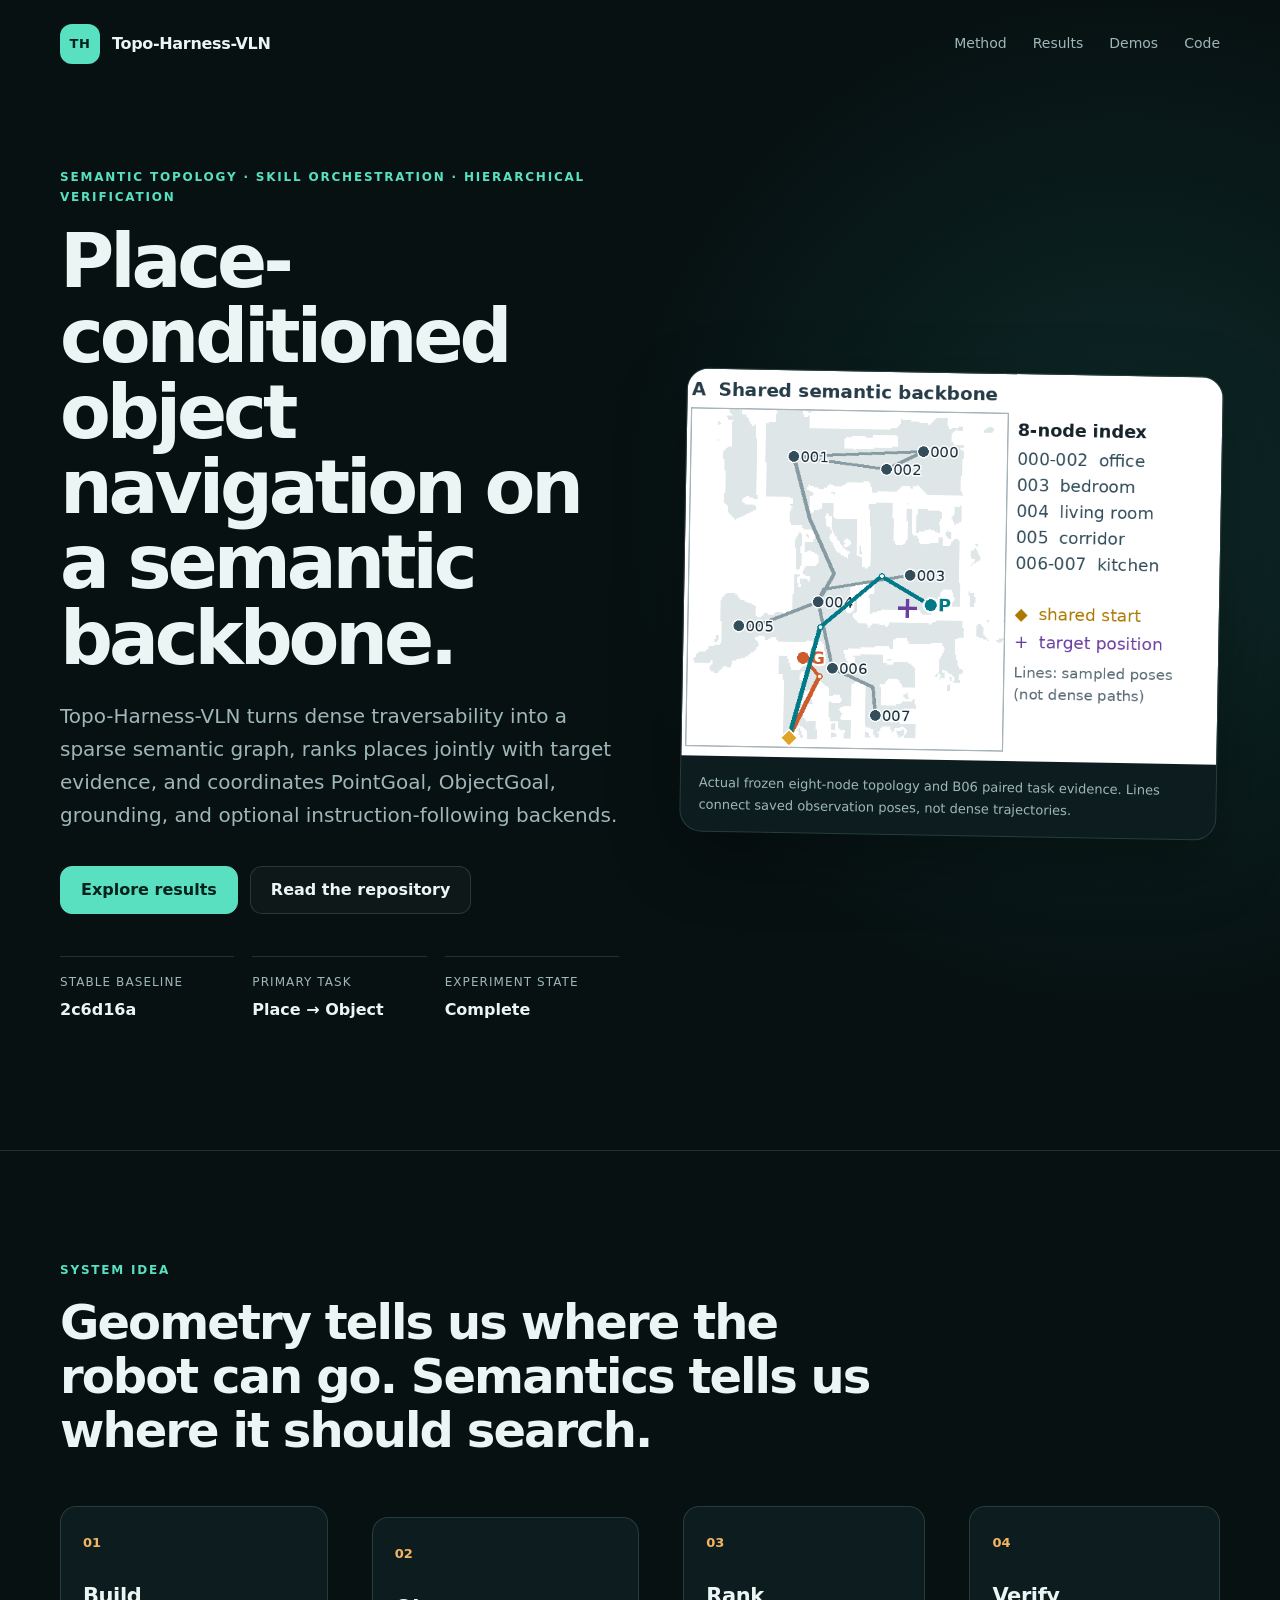
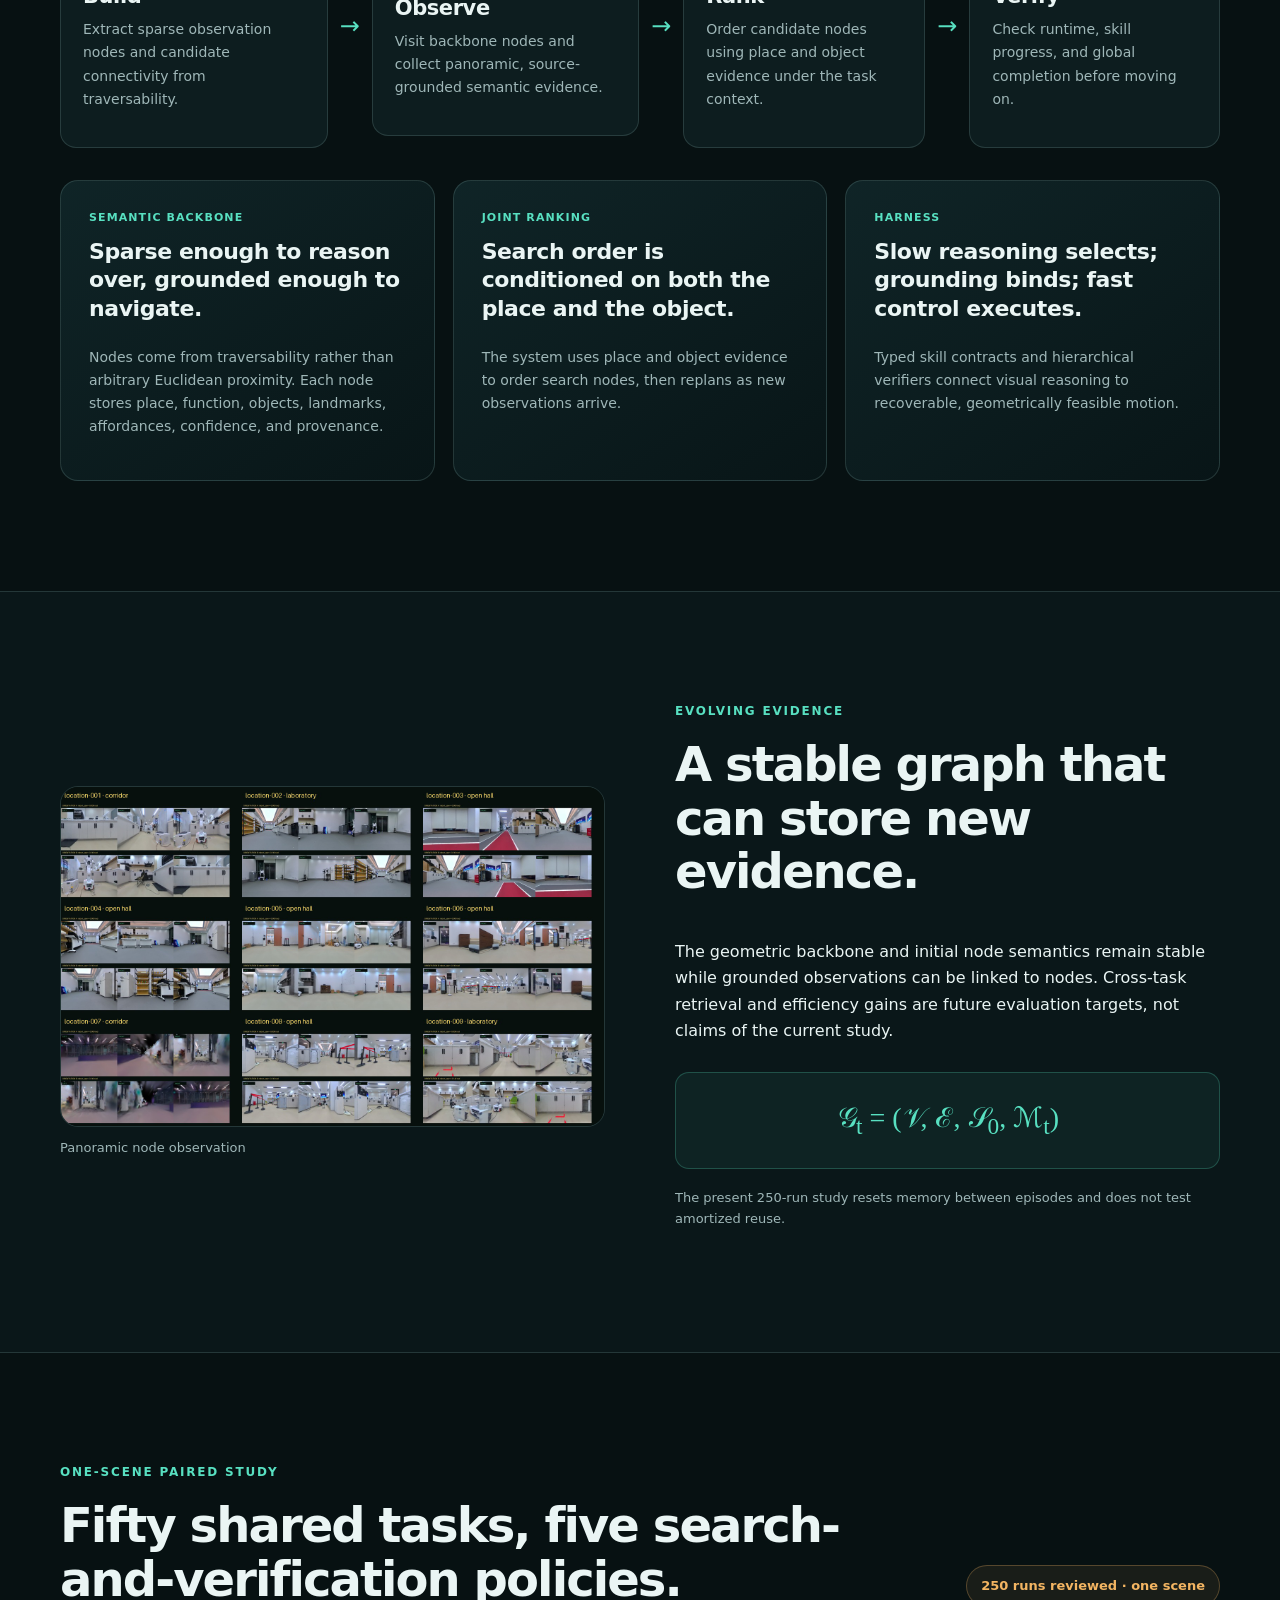
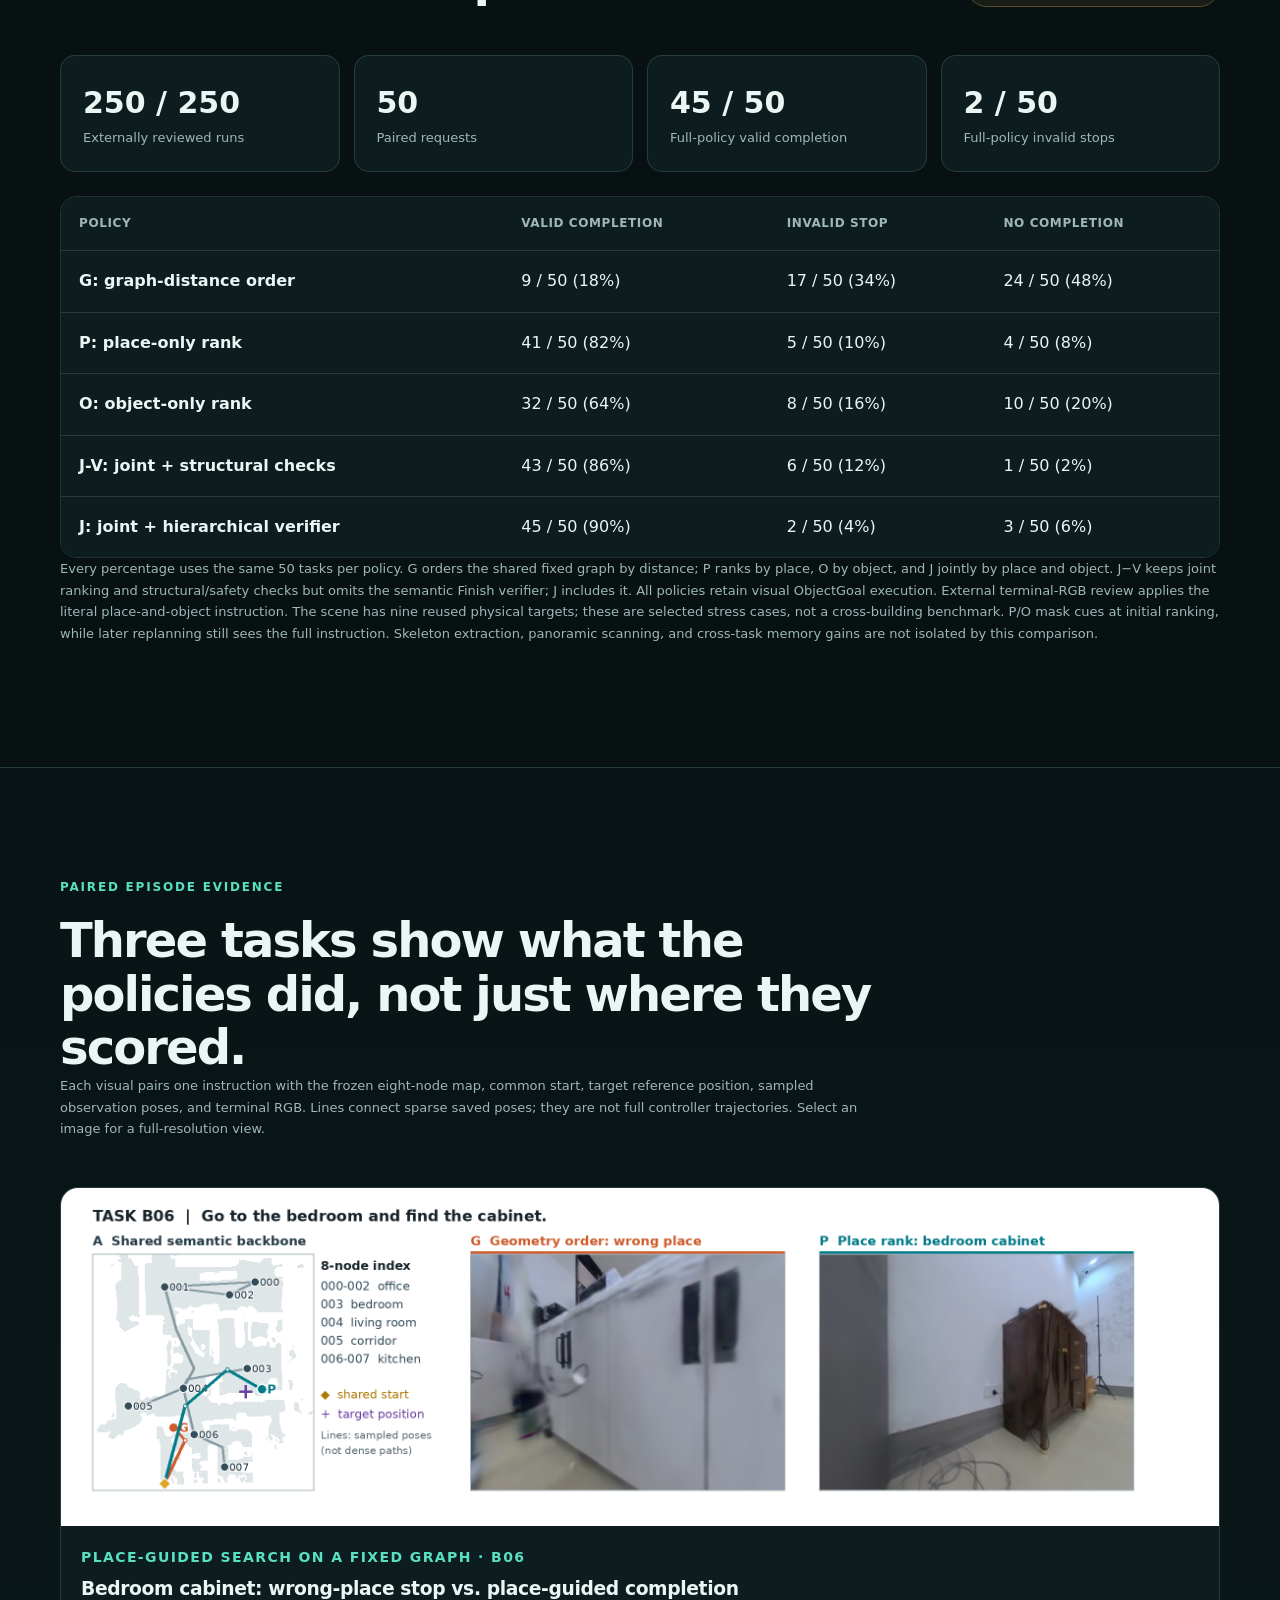
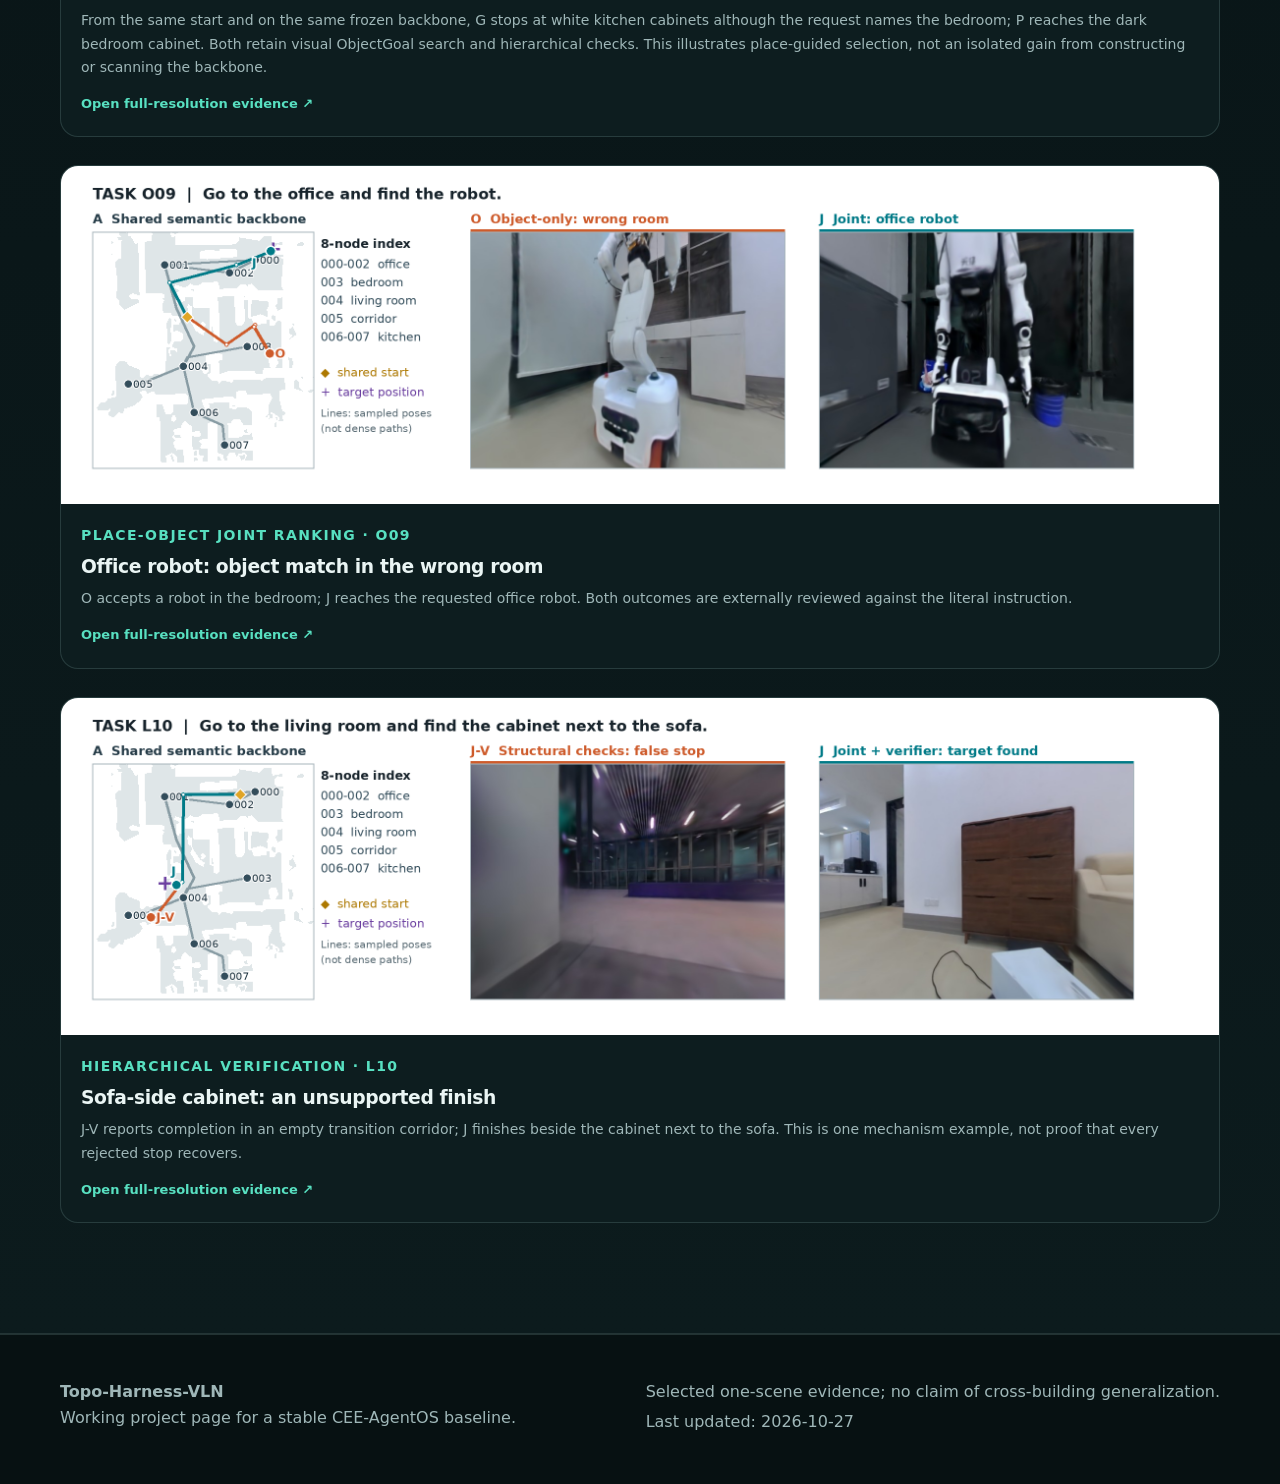
<file: docs/index.html>
<!doctype html>
<html lang="en">
<head>
  <meta charset="utf-8">
  <meta name="viewport" content="width=device-width, initial-scale=1">
  <meta name="description" content="Topo-Harness-VLN project page and experiment dashboard.">
  <title>Topo-Harness-VLN</title>
  <link rel="stylesheet" href="./styles.css">
</head>
<body>
  <header class="hero">
    <nav class="nav shell" aria-label="Primary navigation">
      <a class="brand" href="#top"><span class="brand-mark">TH</span> Topo-Harness-VLN</a>
      <div class="nav-links">
        <a href="#method">Method</a>
        <a href="#results">Results</a>
        <a href="#demos">Demos</a>
        <a href="https://github.com/JIANGHAOGE/topo-harness-vln">Code</a>
      </div>
    </nav>
    <div class="hero-grid shell" id="top">
      <div class="hero-copy">
        <p class="eyebrow">Semantic topology · skill orchestration · hierarchical verification</p>
        <h1>Place-conditioned object navigation on a semantic backbone.</h1>
        <p class="lede">Topo-Harness-VLN turns dense traversability into a sparse semantic graph, ranks places jointly with target evidence, and coordinates PointGoal, ObjectGoal, grounding, and optional instruction-following backends.</p>
        <div class="actions">
          <a class="button primary" href="#results">Explore results</a>
          <a class="button secondary" href="https://github.com/JIANGHAOGE/topo-harness-vln">Read the repository</a>
        </div>
        <dl class="baseline">
          <div><dt>Stable baseline</dt><dd>2c6d16a</dd></div>
          <div><dt>Primary task</dt><dd>Place → Object</dd></div>
          <div><dt>Experiment state</dt><dd id="hero-status">Planned</dd></div>
        </dl>
      </div>
      <figure class="hero-visual">
        <img src="./assets/frozen-eight-node-backbone.png" alt="Frozen eight-node semantic backbone with the B06 paired task start, target, and terminal observation poses">
        <figcaption>Actual frozen eight-node topology and B06 paired task evidence. Lines connect saved observation poses, not dense trajectories.</figcaption>
      </figure>
    </div>
  </header>

  <main>
    <section class="section shell" id="method">
      <div class="section-heading">
        <p class="eyebrow">System idea</p>
        <h2>Geometry tells us where the robot can go. Semantics tells us where it should search.</h2>
      </div>
      <div class="pipeline" aria-label="Topo-Harness processing pipeline">
        <article><span>01</span><h3>Build</h3><p>Extract sparse observation nodes and candidate connectivity from traversability.</p></article>
        <div class="flow-arrow" aria-hidden="true">→</div>
        <article><span>02</span><h3>Observe</h3><p>Visit backbone nodes and collect panoramic, source-grounded semantic evidence.</p></article>
        <div class="flow-arrow" aria-hidden="true">→</div>
        <article><span>03</span><h3>Rank</h3><p>Order candidate nodes using place and object evidence under the task context.</p></article>
        <div class="flow-arrow" aria-hidden="true">→</div>
        <article><span>04</span><h3>Verify</h3><p>Check runtime, skill progress, and global completion before moving on.</p></article>
      </div>
      <div class="feature-grid">
        <article class="feature-card">
          <p class="tag">Semantic backbone</p>
          <h3>Sparse enough to reason over, grounded enough to navigate.</h3>
          <p>Nodes come from traversability rather than arbitrary Euclidean proximity. Each node stores place, function, objects, landmarks, affordances, confidence, and provenance.</p>
        </article>
        <article class="feature-card">
          <p class="tag">Joint ranking</p>
          <h3>Search order is conditioned on both the place and the object.</h3>
          <p>The system uses place and object evidence to order search nodes, then replans as new observations arrive.</p>
        </article>
        <article class="feature-card">
          <p class="tag">Harness</p>
          <h3>Slow reasoning selects; grounding binds; fast control executes.</h3>
          <p>Typed skill contracts and hierarchical verifiers connect visual reasoning to recoverable, geometrically feasible motion.</p>
        </article>
      </div>
    </section>

    <section class="section evidence">
      <div class="shell evidence-grid">
        <figure>
          <img src="./assets/panoramic-node.jpg" alt="Panoramic observations collected at one semantic topology node">
          <figcaption>Panoramic node observation</figcaption>
        </figure>
        <div>
          <p class="eyebrow">Evolving evidence</p>
          <h2>A stable graph that can store new evidence.</h2>
          <p>The geometric backbone and initial node semantics remain stable while grounded observations can be linked to nodes. Cross-task retrieval and efficiency gains are future evaluation targets, not claims of the current study.</p>
          <div class="formula" aria-label="Semantic graph representation">𝒢<sub>t</sub> = (𝒱, ℰ, 𝒮<sub>0</sub>, ℳ<sub>t</sub>)</div>
          <p class="fine-print">The present 250-run study resets memory between episodes and does not test amortized reuse.</p>
        </div>
      </div>
    </section>

    <section class="section shell" id="results">
      <div class="section-heading split">
        <div><p class="eyebrow">One-scene paired study</p><h2>Fifty shared tasks, five search-and-verification policies.</h2></div>
        <div class="status-pill" id="experiment-status">Awaiting experiments</div>
      </div>
      <div class="metric-grid" id="metric-grid" aria-live="polite"></div>
      <div class="table-wrap">
        <table>
          <thead><tr><th>Policy</th><th>Valid completion</th><th>Invalid stop</th><th>No completion</th></tr></thead>
          <tbody id="ablation-body"></tbody>
        </table>
      </div>
      <p class="fine-print">Every percentage uses the same 50 tasks per policy. G orders the shared fixed graph by distance; P ranks by place, O by object, and J jointly by place and object. J−V keeps joint ranking and structural/safety checks but omits the semantic Finish verifier; J includes it. All policies retain visual ObjectGoal execution. External terminal-RGB review applies the literal place-and-object instruction. The scene has nine reused physical targets; these are selected stress cases, not a cross-building benchmark. P/O mask cues at initial ranking, while later replanning still sees the full instruction. Skeleton extraction, panoramic scanning, and cross-task memory gains are not isolated by this comparison.</p>
    </section>

    <section class="section demos" id="demos">
      <div class="shell">
        <div class="section-heading"><p class="eyebrow">Paired episode evidence</p><h2>Three tasks show what the policies did, not just where they scored.</h2><p class="fine-print">Each visual pairs one instruction with the frozen eight-node map, common start, target reference position, sampled observation poses, and terminal RGB. Lines connect sparse saved poses; they are not full controller trajectories. Select an image for a full-resolution view.</p></div>
        <div class="demo-grid" id="demo-grid"></div>
      </div>
    </section>

  </main>

  <footer>
    <div class="shell footer-grid">
      <div><strong>Topo-Harness-VLN</strong><p>Working project page for a stable CEE-AgentOS baseline.</p></div>
      <div><p>Selected one-scene evidence; no claim of cross-building generalization.</p><p id="last-updated">Last updated: —</p></div>
    </div>
  </footer>
  <script src="./app.js"></script>
</body>
</html>
</file>
<file: docs/styles.css>
:root {
  --ink: #eaf5f4;
  --muted: #9fb7b8;
  --bg: #071112;
  --panel: #0d1d1f;
  --panel-2: #11272a;
  --line: rgba(174, 222, 216, 0.16);
  --accent: #58e0c1;
  --accent-2: #f3b562;
  --shadow: 0 24px 70px rgba(0, 0, 0, 0.28);
}
* { box-sizing: border-box; }
html { scroll-behavior: smooth; }
body {
  margin: 0;
  color: var(--ink);
  background: radial-gradient(circle at 88% 8%, rgba(38, 130, 121, 0.22), transparent 32rem), var(--bg);
  font: 16px/1.65 Inter, ui-sans-serif, system-ui, -apple-system, BlinkMacSystemFont, "Segoe UI", sans-serif;
}
a { color: inherit; }
img { display: block; max-width: 100%; }
.shell { width: min(1160px, calc(100% - 40px)); margin: 0 auto; }
.hero { min-height: 90vh; border-bottom: 1px solid var(--line); }
.nav { display: flex; align-items: center; justify-content: space-between; padding: 24px 0; }
.brand { display: inline-flex; align-items: center; gap: 12px; text-decoration: none; font-weight: 760; letter-spacing: -0.02em; }
.brand-mark { display: grid; width: 40px; aspect-ratio: 1; place-items: center; color: #06211d; background: var(--accent); border-radius: 12px; font-size: 13px; letter-spacing: 0.05em; }
.nav-links { display: flex; gap: 26px; color: var(--muted); font-size: 14px; }
.nav-links a { text-decoration: none; }
.nav-links a:hover { color: var(--ink); }
.hero-grid { display: grid; grid-template-columns: 1.02fr 0.98fr; gap: 64px; align-items: center; padding: 80px 0 110px; }
.eyebrow { margin: 0 0 16px; color: var(--accent); font-size: 12px; font-weight: 780; letter-spacing: 0.15em; text-transform: uppercase; }
h1, h2, h3, p { margin-top: 0; }
h1 { margin-bottom: 24px; font-size: clamp(44px, 6vw, 74px); line-height: 1.02; letter-spacing: -0.055em; }
h2 { font-size: clamp(30px, 4vw, 48px); line-height: 1.12; letter-spacing: -0.04em; }
h3 { line-height: 1.3; letter-spacing: -0.02em; }
.lede { max-width: 700px; color: var(--muted); font-size: 20px; }
.actions { display: flex; gap: 12px; margin: 34px 0 42px; }
.button { display: inline-flex; align-items: center; justify-content: center; min-height: 48px; padding: 0 20px; border: 1px solid var(--line); border-radius: 12px; text-decoration: none; font-weight: 720; }
.button.primary { color: #05221d; background: var(--accent); border-color: var(--accent); }
.button.secondary { background: rgba(255, 255, 255, 0.03); }
.baseline { display: grid; grid-template-columns: repeat(3, 1fr); gap: 18px; }
.baseline div { padding-top: 16px; border-top: 1px solid var(--line); }
.baseline dt { color: var(--muted); font-size: 12px; text-transform: uppercase; letter-spacing: 0.09em; }
.baseline dd { margin: 4px 0 0; font-weight: 720; }
.hero-visual { margin: 0; overflow: hidden; background: var(--panel); border: 1px solid var(--line); border-radius: 22px; box-shadow: var(--shadow); transform: rotate(1deg); }
.hero-visual img { width: 100%; height: auto; background: #fff; }
.hero-visual figcaption { padding: 16px 18px; color: var(--muted); font-size: 13px; }
.section { padding: 110px 0; }
.section-heading { max-width: 820px; margin-bottom: 48px; }
.section-heading.split { display: flex; max-width: none; align-items: end; justify-content: space-between; gap: 24px; }
.section-heading h2 { margin-bottom: 0; }
.pipeline { display: grid; grid-template-columns: repeat(7, auto); gap: 12px; align-items: center; margin-bottom: 32px; }
.pipeline article { min-height: 190px; padding: 22px; background: var(--panel); border: 1px solid var(--line); border-radius: 16px; }
.pipeline article span { color: var(--accent-2); font-size: 13px; font-weight: 800; }
.pipeline article h3 { margin: 28px 0 8px; font-size: 21px; }
.pipeline article p, .feature-card p { color: var(--muted); font-size: 14px; }
.flow-arrow { color: var(--accent); font-size: 24px; }
.feature-grid { display: grid; grid-template-columns: repeat(3, 1fr); gap: 18px; }
.feature-card { padding: 28px; background: linear-gradient(145deg, rgba(17, 39, 42, 0.9), rgba(9, 22, 24, 0.92)); border: 1px solid var(--line); border-radius: 18px; }
.feature-card .tag { color: var(--accent); font-weight: 760; text-transform: uppercase; letter-spacing: 0.1em; font-size: 11px; }
.feature-card h3 { font-size: 22px; }
.evidence { background: #0a1719; border-block: 1px solid var(--line); }
.evidence-grid { display: grid; grid-template-columns: 1fr 1fr; gap: 70px; align-items: center; }
.evidence figure { margin: 0; }
.evidence figure img { width: 100%; border-radius: 18px; border: 1px solid var(--line); }
.evidence figcaption { margin-top: 10px; color: var(--muted); font-size: 13px; }
.formula { margin: 28px 0 18px; padding: 22px; color: var(--accent); background: rgba(88, 224, 193, 0.06); border: 1px solid rgba(88, 224, 193, 0.24); border-radius: 14px; font-family: Georgia, "Times New Roman", serif; font-size: 28px; text-align: center; }
.fine-print { color: var(--muted); font-size: 13px; }
.status-pill { flex: 0 0 auto; padding: 9px 14px; color: var(--accent-2); background: rgba(243, 181, 98, 0.08); border: 1px solid rgba(243, 181, 98, 0.28); border-radius: 999px; font-size: 13px; font-weight: 760; }
.metric-grid { display: grid; grid-template-columns: repeat(4, 1fr); gap: 14px; margin-bottom: 24px; }
.metric { padding: 22px; background: var(--panel); border: 1px solid var(--line); border-radius: 15px; }
.metric .value { font-size: 30px; font-weight: 820; }
.metric .label { color: var(--muted); font-size: 13px; }
.table-wrap { overflow-x: auto; border: 1px solid var(--line); border-radius: 16px; }
table { width: 100%; border-collapse: collapse; background: var(--panel); }
th, td { padding: 17px 18px; text-align: left; border-bottom: 1px solid var(--line); white-space: nowrap; }
th { color: var(--muted); font-size: 12px; letter-spacing: 0.05em; text-transform: uppercase; }
tbody tr:last-child td { border-bottom: 0; }
td:first-child { font-weight: 700; }
.pending { color: var(--accent-2); }
.demos { background: linear-gradient(180deg, #081315, #0c1b1d); border-block: 1px solid var(--line); }
.demo-grid { display: grid; grid-template-columns: 1fr; gap: 28px; }
.demo-card { overflow: hidden; background: var(--panel); border: 1px solid var(--line); border-radius: 18px; }
.demo-image-link { display: block; padding: 14px; background: #fff; }
.demo-image-link img { width: 100%; height: auto; }
.demo-card video { width: 100%; aspect-ratio: 16 / 9; background: #050a0b; object-fit: cover; }
.video-placeholder { display: grid; aspect-ratio: 16 / 9; place-items: center; background: linear-gradient(135deg, rgba(88, 224, 193, 0.08), rgba(243, 181, 98, 0.05)), #081113; color: var(--muted); }
.demo-copy { padding: 20px; }
.demo-theme { margin-bottom: 8px; color: var(--accent); font-size: 12px; font-weight: 800; letter-spacing: 0.1em; text-transform: uppercase; }
.demo-copy h3 { margin-bottom: 8px; }
.demo-copy p { margin-bottom: 0; color: var(--muted); font-size: 14px; }
.demo-copy .demo-theme { margin-bottom: 8px; color: var(--accent); }
.demo-open { display: inline-block; margin-top: 14px; color: var(--accent); font-size: 13px; font-weight: 720; text-decoration: none; }
.demo-open:hover { text-decoration: underline; }
footer { padding: 44px 0; color: var(--muted); border-top: 1px solid var(--line); }
.footer-grid { display: flex; justify-content: space-between; gap: 40px; }
.footer-grid p { margin-bottom: 4px; }
@media (max-width: 900px) {
  .hero-grid, .evidence-grid { grid-template-columns: 1fr; }
  .pipeline { grid-template-columns: 1fr; }
  .flow-arrow { transform: rotate(90deg); justify-self: center; }
  .feature-grid { grid-template-columns: 1fr; }
  .metric-grid { grid-template-columns: repeat(2, 1fr); }
  .hero-grid { padding-top: 45px; }
  .hero-visual { transform: none; }
}
@media (max-width: 620px) {
  .shell { width: min(100% - 24px, 1160px); }
  .nav-links { display: none; }
  .section { padding: 76px 0; }
  .baseline, .metric-grid { grid-template-columns: 1fr; }
  .actions, .section-heading.split, .footer-grid { align-items: stretch; flex-direction: column; }
  .demo-image-link { overflow-x: auto; }
  .demo-image-link img { width: 900px; max-width: none; }
  h1 { font-size: 42px; }
}
</file>
